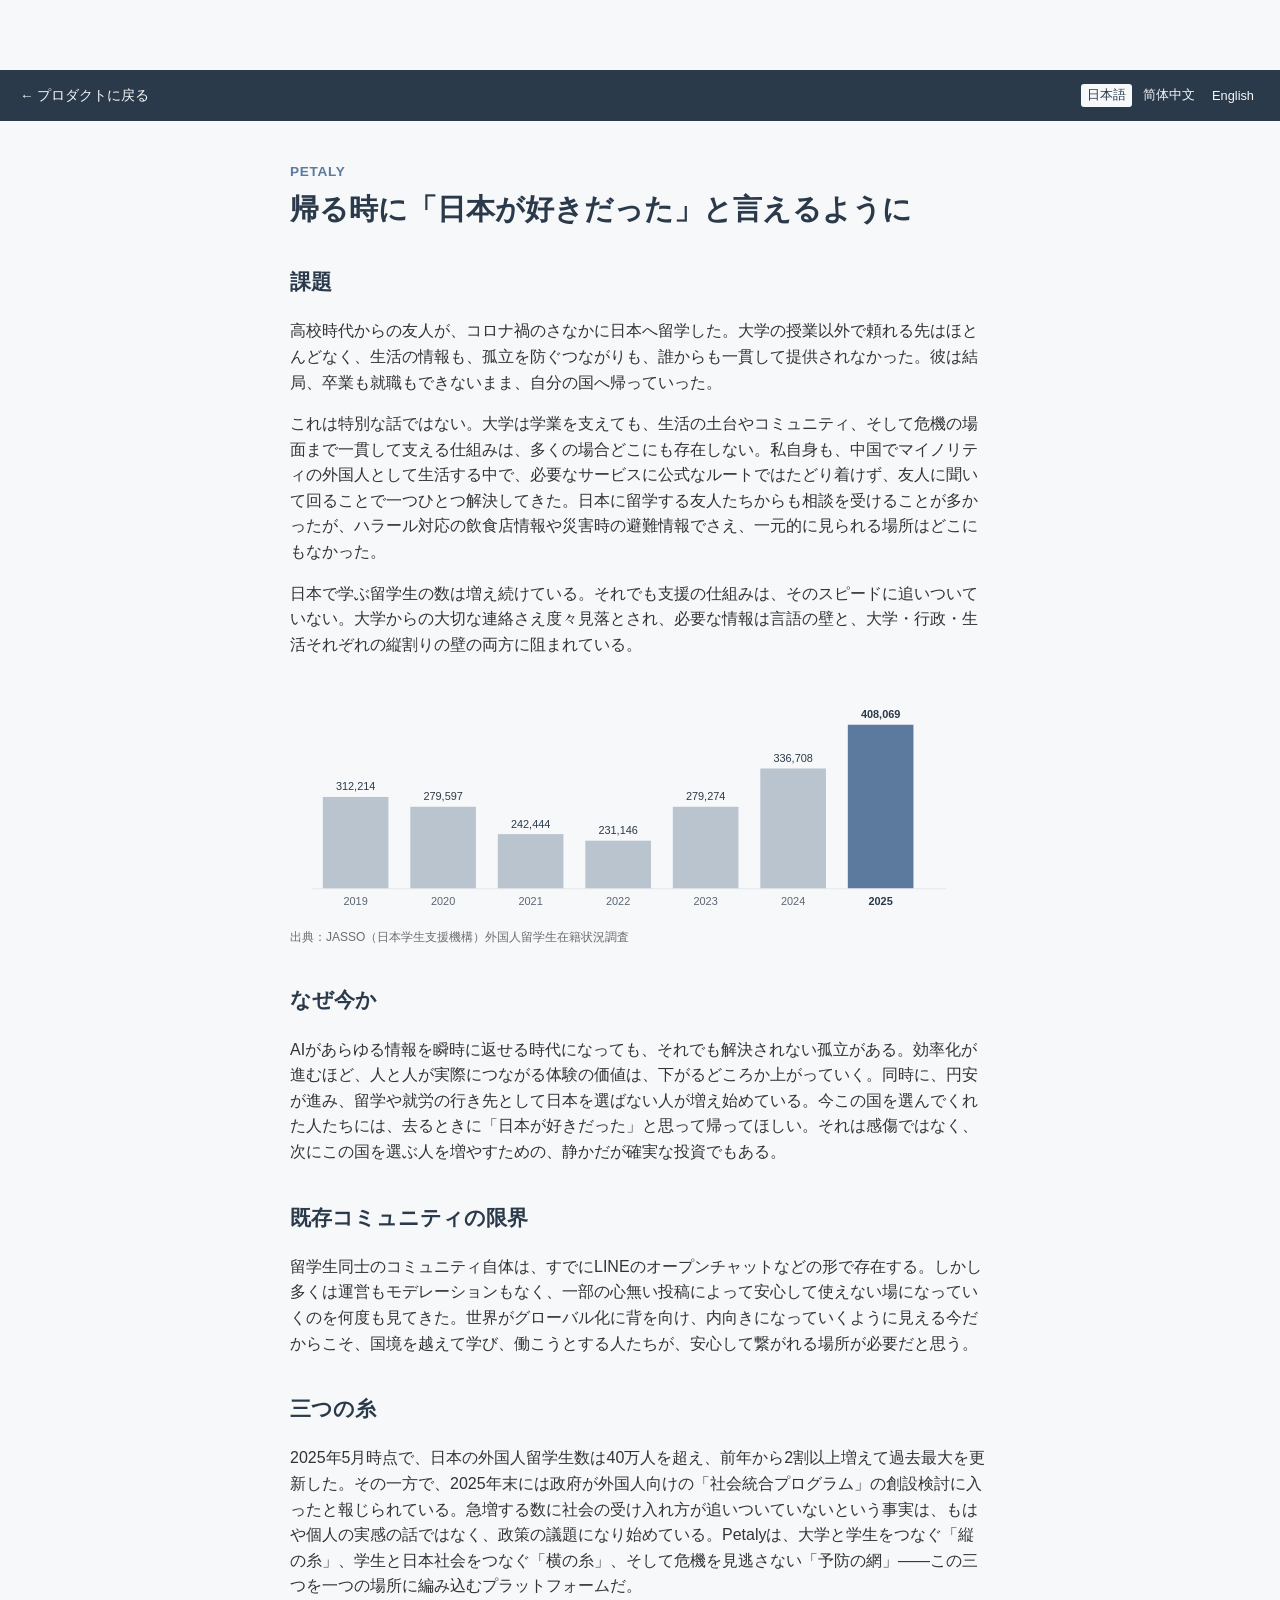
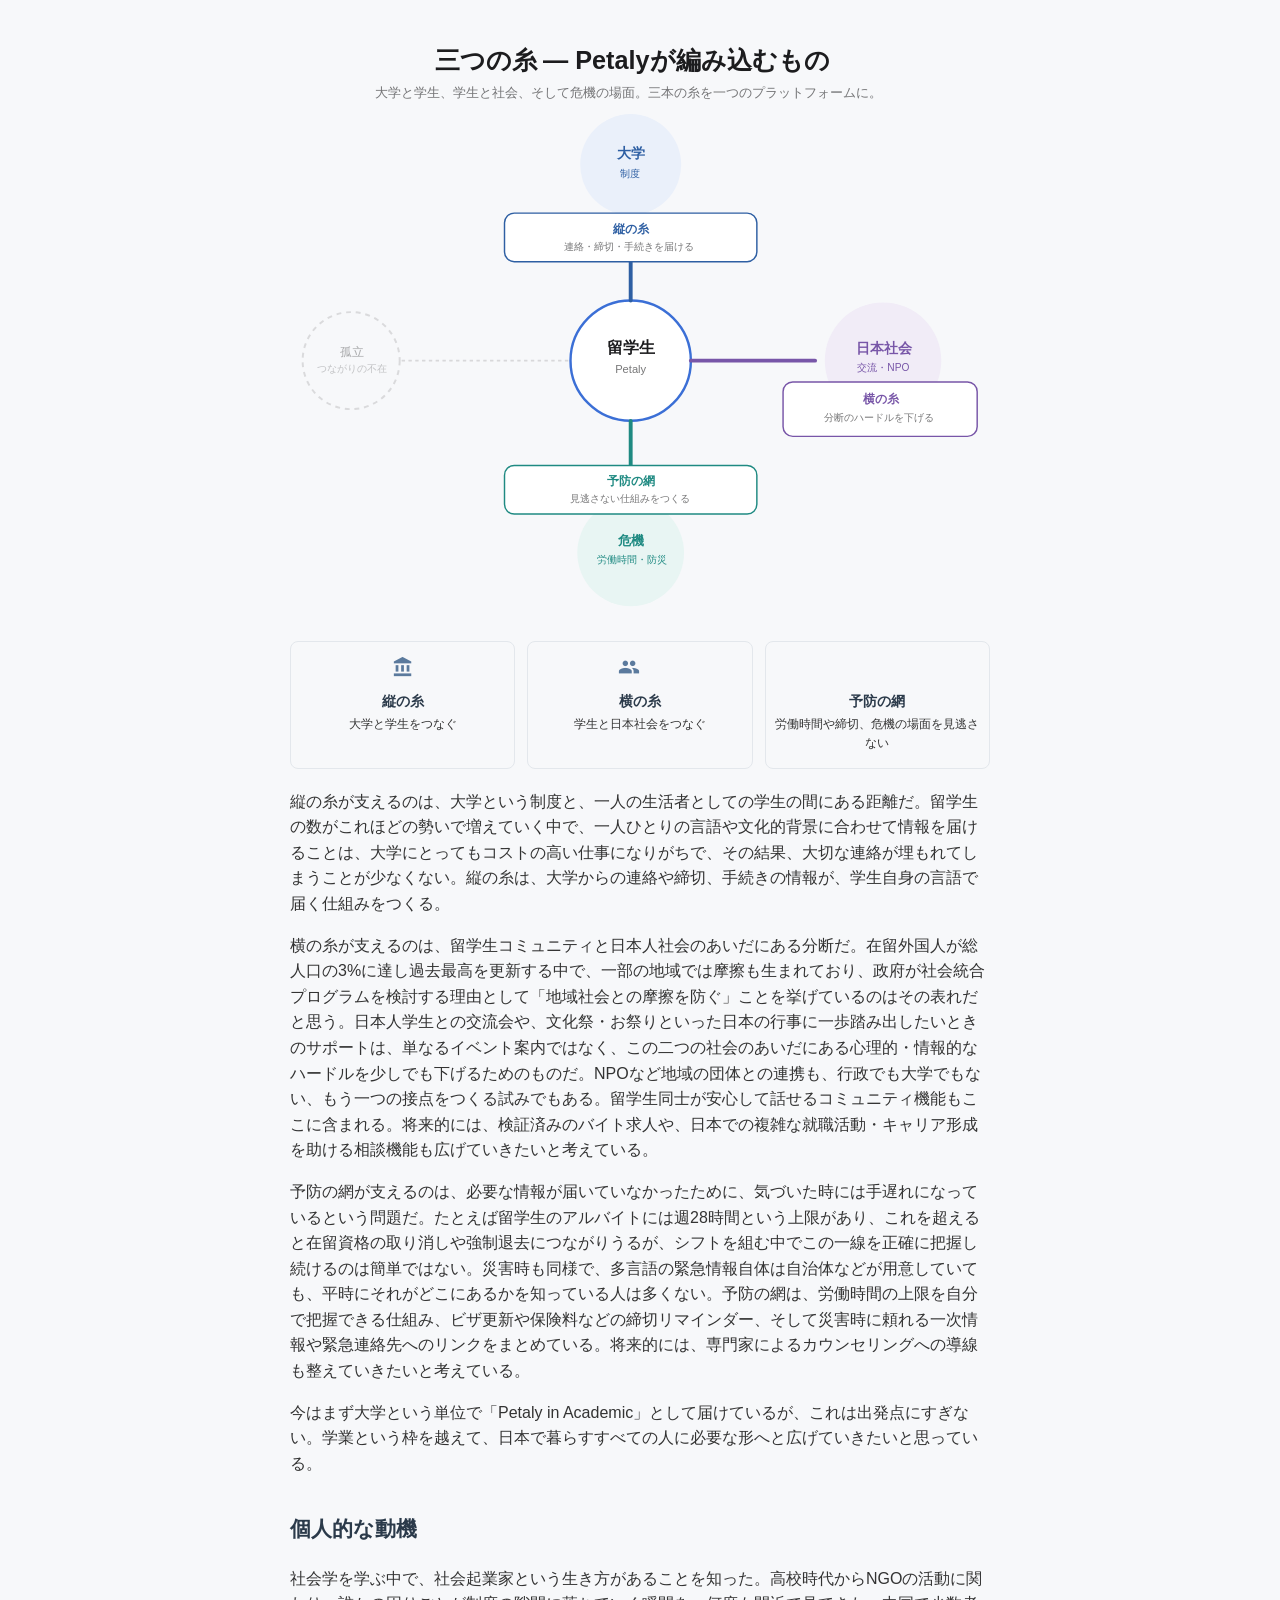
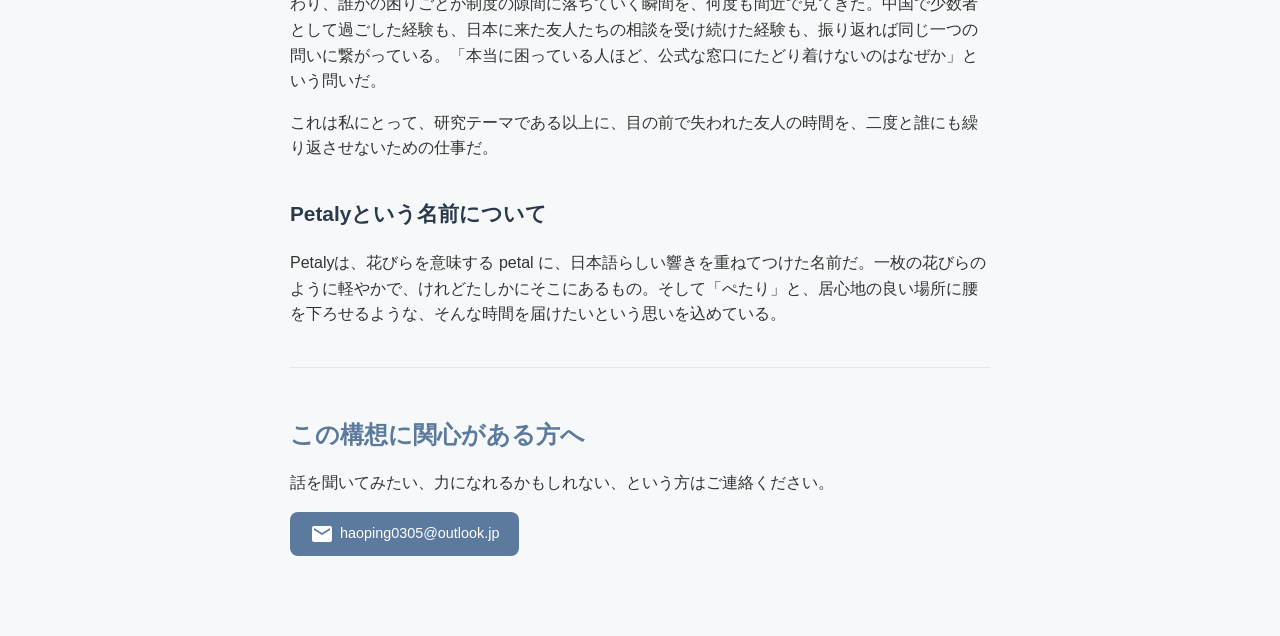
<file: petaly.html>
<!DOCTYPE html>
<html lang="ja">
<head>
    <meta charset="UTF-8">
    <meta name="viewport" content="width=device-width, initial-scale=1.0">
    <title>Petaly | Kohei Shimizu</title>
    <link href="https://fonts.googleapis.com/icon?family=Material+Icons" rel="stylesheet">
    <link rel="stylesheet" type="text/css" href="./styles.css">
</head>
<body>
    <div class="petaly-topbar">
        <a class="back-link" href="./index.html#area-2" data-i18n="petalyBackLink">← プロダクトに戻る</a>
        <div class="petaly-lang">
            <button class="lang-btn" data-lang="ja">日本語</button>
            <button class="lang-btn" data-lang="zh">简体中文</button>
            <button class="lang-btn" data-lang="en">English</button>
        </div>
    </div>

    <main class="petaly-article">
        <p class="kicker" data-i18n="petalyTitle">Petaly</p>
        <h1 data-i18n="petalyHeadline">帰る時に「日本が好きだった」と言えるように</h1>

        <h2 data-i18n="petalySectionProblem">課題</h2>
        <p data-i18n="petalyProblemP1"></p>
        <p data-i18n="petalyProblemP2"></p>
        <p data-i18n="petalyProblemP3"></p>

        <figure class="chart-figure">
            <svg viewBox="0 0 640 220" class="student-chart" role="img" aria-labelledby="chartTitle">
                <title id="chartTitle" data-i18n="petalyChartTitle">日本の外国人留学生数の推移（2019〜2025年）</title>
                <g font-size="10" fill="#5B6672">
                    <rect x="30" y="106" width="60" height="84" fill="#B9C4CE"/>
                    <text x="60" y="100" text-anchor="middle" fill="#2B3A4A" font-size="10">312,214</text>
                    <text x="60" y="205" text-anchor="middle">2019</text>

                    <rect x="110" y="115" width="60" height="75" fill="#B9C4CE"/>
                    <text x="140" y="109" text-anchor="middle" fill="#2B3A4A" font-size="10">279,597</text>
                    <text x="140" y="205" text-anchor="middle">2020</text>

                    <rect x="190" y="140" width="60" height="50" fill="#B9C4CE"/>
                    <text x="220" y="134" text-anchor="middle" fill="#2B3A4A" font-size="10">242,444</text>
                    <text x="220" y="205" text-anchor="middle">2021</text>

                    <rect x="270" y="146" width="60" height="44" fill="#B9C4CE"/>
                    <text x="300" y="140" text-anchor="middle" fill="#2B3A4A" font-size="10">231,146</text>
                    <text x="300" y="205" text-anchor="middle">2022</text>

                    <rect x="350" y="115" width="60" height="75" fill="#B9C4CE"/>
                    <text x="380" y="109" text-anchor="middle" fill="#2B3A4A" font-size="10">279,274</text>
                    <text x="380" y="205" text-anchor="middle">2023</text>

                    <rect x="430" y="80" width="60" height="110" fill="#B9C4CE"/>
                    <text x="460" y="74" text-anchor="middle" fill="#2B3A4A" font-size="10">336,708</text>
                    <text x="460" y="205" text-anchor="middle">2024</text>

                    <rect x="510" y="40" width="60" height="150" fill="#5B7A9D"/>
                    <text x="540" y="34" text-anchor="middle" fill="#2B3A4A" font-size="10" font-weight="bold">408,069</text>
                    <text x="540" y="205" text-anchor="middle" font-weight="bold" fill="#2B3A4A">2025</text>
                </g>
                <line x1="20" y1="190" x2="600" y2="190" stroke="#E3E7EC" stroke-width="1"/>
            </svg>
            <figcaption data-i18n="petalyChartSource">出典：JASSO（日本学生支援機構）外国人留学生在籍状況調査</figcaption>
        </figure>

        <h2 data-i18n="petalySectionWhyNow">なぜ今か</h2>
        <p data-i18n="petalyWhyNowP1"></p>

        <h2 data-i18n="petalySectionLimits">既存コミュニティの限界</h2>
        <p data-i18n="petalyLimitsP1"></p>

        <h2 data-i18n="petalySectionThreads">三つの糸</h2>
        <p data-i18n="petalyThreadsIntro"></p>

        <svg viewBox="0 0 3005 2584" class="threads-diagram" role="img" aria-labelledby="threadsTitle"><title id="threadsTitle">三つの糸 — Petalyが編み込むもの</title><g transform="matrix(4.166667,0,0,4.166667,1462.5,216.666667)"><text x="-201.525px" y="0px" style="font-family:'HiraginoSans-W7', 'Hiragino Sans', sans-serif;font-weight:700;font-size:26px;fill:#1c1c1e;">三つの糸</text><text x="-90.302px" y="0px" style="font-family:'Helvetica-Bold', 'Helvetica';font-weight:700;font-size:26px;fill:#1c1c1e;">— Petaly</text><text x="19.525px" y="0px" style="font-family:'HiraginoSans-W7', 'Hiragino Sans', sans-serif;font-weight:700;font-size:26px;fill:#1c1c1e;">が編み込むもの</text></g><text x="365.625px" y="333.333px" style="font-family:'HiraginoSans-W4', 'Hiragino Sans', sans-serif;font-size:56.25px;fill:#1c1c1e;fill-opacity:0.6;">大学と学生、学生と社会、そして危機の場面。三本の糸を一つのプラットフォームに。</text><g opacity="0.6"><circle cx="262.5" cy="1466.667" r="208.333" style="fill:none;stroke:#c7c7c9;stroke-width:8.33px;stroke-dasharray:20.833,20.833;"/><text x="212.5px" y="1445.833px" style="font-family:'HiraginoSans-W4', 'Hiragino Sans', sans-serif;font-size:50px;fill:#1c1c1e;fill-opacity:0.6;">孤立</text><text x="116.667px" y="1516.667px" style="font-family:'HiraginoSans-W4', 'Hiragino Sans', sans-serif;font-size:41.667px;fill:#1c1c1e;fill-opacity:0.4;">つながりの不在</text></g><path d="M479.167,1466.667l725,0" style="fill:none;fill-rule:nonzero;stroke:#d8d8da;stroke-width:7.3px;stroke-dasharray:14.599,14.599;"/><circle cx="1462.5" cy="1466.667" r="258.333" style="fill:#fff;stroke:#3b6fd6;stroke-width:10.42px;"/><text x="1362.5px" y="1433.333px" style="font-family:'HiraginoSans-W7', 'Hiragino Sans', sans-serif;font-weight:700;font-size:66.667px;fill:#1c1c1e;">留学生</text><text x="1395.913px" y="1520.833px" style="font-family:'Helvetica';font-size:47.917px;fill:#1c1c1e;fill-opacity:0.6;">Petaly</text><path d="M1462.5,1208.333l0,-450" style="fill:none;fill-rule:nonzero;stroke:#2e5fa3;stroke-width:16.67px;stroke-linecap:round;"/><circle cx="1462.5" cy="625" r="216.667" style="fill:#eaf0fa;"/><text x="1404.167px" y="595.833px" style="font-family:'HiraginoSans-W7', 'Hiragino Sans', sans-serif;font-weight:700;font-size:58.333px;fill:#2e5fa3;">大学</text><text x="1418.75px" y="679.167px" style="font-family:'HiraginoSans-W4', 'Hiragino Sans', sans-serif;font-size:43.75px;fill:#2e5fa3;">制度</text><path d="M2004.167,875l0,125c0,22.996 -18.67,41.667 -41.667,41.667l-1000,0c-22.996,0 -41.667,-18.67 -41.667,-41.667l0,-125c0,-22.996 18.67,-41.667 41.667,-41.667l1000,0c22.996,0 41.667,18.67 41.667,41.667Z" style="fill:#fff;stroke:#2e5fa3;stroke-width:6.25px;"/><text x="1387.5px" y="916.667px" style="font-family:'HiraginoSans-W7', 'Hiragino Sans', sans-serif;font-weight:700;font-size:50px;fill:#2e5fa3;">縦の糸</text><text x="1178.125px" y="991.667px" style="font-family:'HiraginoSans-W4', 'Hiragino Sans', sans-serif;font-size:43.75px;fill:#1c1c1e;fill-opacity:0.6;">連絡・締切・手続きを届ける</text><path d="M1720.833,1466.667l533.333,0" style="fill:none;fill-rule:nonzero;stroke:#7856a8;stroke-width:16.67px;stroke-linecap:round;"/><circle cx="2545.833" cy="1466.667" r="250" style="fill:#f1ecf7;"/><text x="2429.167px" y="1433.333px" style="font-family:'HiraginoSans-W7', 'Hiragino Sans', sans-serif;font-weight:700;font-size:58.333px;fill:#7856a8;">日本社会</text><g transform="matrix(4.166667,0,0,4.166667,2545.833333,1512.5)"><text x="-27.127px" y="0px" style="font-family:'HiraginoSans-W4', 'Hiragino Sans', sans-serif;font-size:10.5px;fill:#7856a8;">交流・</text><text x="4.373px" y="0px" style="font-family:'Helvetica';font-size:10.5px;fill:#7856a8;">NPO</text></g><path d="M2950,1600l0,150c0,22.996 -18.67,41.667 -41.667,41.667l-750,0c-22.996,0 -41.667,-18.67 -41.667,-41.667l0,-150c0,-22.996 18.67,-41.667 41.667,-41.667l750,0c22.996,0 41.667,18.67 41.667,41.667Z" style="fill:#fff;stroke:#7856a8;stroke-width:6.25px;"/><text x="2458.333px" y="1650px" style="font-family:'HiraginoSans-W7', 'Hiragino Sans', sans-serif;font-weight:700;font-size:50px;fill:#7856a8;">横の糸</text><text x="2292.708px" y="1725px" style="font-family:'HiraginoSans-W4', 'Hiragino Sans', sans-serif;font-size:43.75px;fill:#1c1c1e;fill-opacity:0.6;">分断のハードルを下げる</text><path d="M1462.5,1725l0,316.667" style="fill:none;fill-rule:nonzero;stroke:#1f8a82;stroke-width:16.67px;stroke-linecap:round;"/><circle cx="1462.5" cy="2291.667" r="229.167" style="fill:#e8f5f3;"/><text x="1406.25px" y="2258.333px" style="font-family:'HiraginoSans-W7', 'Hiragino Sans', sans-serif;font-weight:700;font-size:56.25px;fill:#1f8a82;">危機</text><text x="1316.667px" y="2337.5px" style="font-family:'HiraginoSans-W4', 'Hiragino Sans', sans-serif;font-size:41.667px;fill:#1f8a82;">労働時間・防災</text><path d="M2004.167,1958.333l0,125c0,22.996 -18.67,41.667 -41.667,41.667l-1000,0c-22.996,0 -41.667,-18.67 -41.667,-41.667l0,-125c0,-22.996 18.67,-41.667 41.667,-41.667l1000,0c22.996,0 41.667,18.67 41.667,41.667Z" style="fill:#fff;stroke:#1f8a82;stroke-width:6.25px;"/><text x="1362.5px" y="2000px" style="font-family:'HiraginoSans-W7', 'Hiragino Sans', sans-serif;font-weight:700;font-size:50px;fill:#1f8a82;">予防の網</text><text x="1200px" y="2075px" style="font-family:'HiraginoSans-W4', 'Hiragino Sans', sans-serif;font-size:43.75px;fill:#1c1c1e;fill-opacity:0.6;">見逃さない仕組みをつくる</text></svg>

        <div class="thread-grid">
            <div class="thread-item">
                <i class="material-icons" aria-hidden="true">account_balance</i>
                <span class="thread-title" data-i18n="petalyThread1Title">縦の糸</span>
                <span class="thread-desc" data-i18n="petalyThread1Desc"></span>
            </div>
            <div class="thread-item">
                <i class="material-icons" aria-hidden="true">groups</i>
                <span class="thread-title" data-i18n="petalyThread2Title">横の糸</span>
                <span class="thread-desc" data-i18n="petalyThread2Desc"></span>
            </div>
            <div class="thread-item">
                <i class="material-icons" aria-hidden="true">shield</i>
                <span class="thread-title" data-i18n="petalyThread3Title">予防の網</span>
                <span class="thread-desc" data-i18n="petalyThread3Desc"></span>
            </div>
        </div>

        <p data-i18n="petalyThreadVerticalP"></p>
        <p data-i18n="petalyThreadHorizontalP"></p>
        <p data-i18n="petalyThreadPreventiveP"></p>
        <p data-i18n="petalyThreadsClosing"></p>

        <h2 data-i18n="petalySectionPersonal">個人的な動機</h2>
        <p data-i18n="petalyPersonalP1"></p>
        <p data-i18n="petalyPersonalP2"></p>

        <h2 data-i18n="petalySectionName">Petalyという名前について</h2>
        <p data-i18n="petalyNameP1"></p>

        <div class="contact-cta">
            <h3 data-i18n="petalyContactTitle">この構想に関心がある方へ</h3>
            <p data-i18n="petalyContactBody"></p>
            <a class="btn-accent" href="mailto:haoping0305@outlook.jp">
                <i class="material-icons" aria-hidden="true">mail</i> haoping0305@outlook.jp
            </a>
        </div>
    </main>

    <script src="./translations.js"></script>
    <script src="./scripts.js"></script>
</body>
</html>
</file>
<file: styles.css>
:root {
    --bg-color: #F7F8FA;
    --main-color: #2B3A4A;
    --accent-color: #5B7A9D;
    --text-color: #333333;
    --surface-color: #FFFFFF;
    --border-color: #E3E7EC;
}

body {
    font-family: Arial, sans-serif;
    line-height: 1.6;
    color: var(--text-color);
    background-color: var(--bg-color);
    margin: 0;
    padding-top: 70px;
}

.header {
    position: fixed;
    top: 0;
    left: 0;
    width: 100%;
    height: 70px;
    background-color: var(--main-color);
    color: var(--bg-color);
    z-index: 1000;
    box-sizing: border-box;
}

.header-content {
    display: flex;
    justify-content: space-between;
    align-items: center;
    height: 100%;
    padding: 0 20px;
    max-width: 1200px;
    margin: 0 auto;
    gap: 20px;
}

.site-title {
    font-size: 1.5em;
    font-weight: bold;
    margin: 0;
    white-space: nowrap;
    overflow: hidden;
    text-overflow: ellipsis;
    max-width: 30%;
}

.desktop-nav {
    flex-grow: 1;
    display: flex;
    justify-content: center;
}

.desktop-nav ul {
    list-style: none;
    display: flex;
    gap: 20px;
    padding: 0;
    margin: 0;
}

.desktop-nav a {
    color: var(--bg-color);
    text-decoration: none;
    transition: color 0.3s;
    white-space: nowrap;
}

.desktop-nav a:hover {
    color: var(--accent-color);
}

.language-selector {
    display: flex;
    gap: 5px;
}

.lang-btn {
    background: none;
    border: none;
    cursor: pointer;
    font-size: 0.8em;
    padding: 3px 6px;
    color: var(--bg-color);
    transition: background-color 0.3s, color 0.3s;
    border-radius: 3px;
}

.lang-btn:hover,
.lang-btn.active {
    background-color: var(--bg-color);
    color: var(--main-color);
}

.grid-container {
    display: grid;
    grid-template-columns: repeat(auto-fit, minmax(300px, 1fr));
    gap: 30px;
    max-width: 1200px;
    margin: 0 auto;
    padding: 30px;
}

section {
    grid-column: span 12;
    margin-bottom: 40px;
}

h2 {
    color: var(--main-color);
    font-size: 2em;
    margin-bottom: 20px;
}

h3 {
    color: var(--accent-color);
    font-size: 1.5em;
    margin-bottom: 15px;
}

p {
    overflow-wrap: normal;
}

.content-wrapper {
    display: grid;
    grid-template-columns: 2fr 1fr;
    gap: 20px;
}

.photo img {
    max-width: 100%;
    height: auto;
    border-radius: 50%;
}

/* 経歴・職歴タイムライン */
.timeline {
    list-style: none;
    padding: 0;
    margin: 0 0 25px;
}

.timeline li {
    position: relative;
    padding-left: 20px;
    margin-bottom: 10px;
    font-size: 0.95em;
}

.timeline li::before {
    content: '';
    position: absolute;
    left: 0;
    top: 8px;
    width: 8px;
    height: 8px;
    border-radius: 50%;
    background-color: var(--accent-color);
}

/* スキルタグ */
.skill-tags {
    display: flex;
    flex-wrap: wrap;
    gap: 8px;
}

.skill-tag {
    display: inline-block;
    font-size: 0.85em;
    padding: 5px 12px;
    border-radius: 16px;
    background-color: var(--border-color);
    color: var(--main-color);
}

/* Petaly featured project */
.featured-project {
    border: 2px solid var(--accent-color);
    border-radius: 12px;
    padding: 24px 28px;
    background-color: var(--surface-color);
    margin-bottom: 30px;
}

.badge {
    display: inline-block;
    font-size: 0.75em;
    padding: 4px 12px;
    border-radius: 12px;
    background-color: var(--accent-color);
    color: #fff;
    margin-bottom: 12px;
}

.featured-project h3 {
    margin: 0 0 4px;
}

.featured-project .tagline {
    color: var(--text-color);
    font-weight: bold;
    margin-bottom: 14px;
}

.featured-project .problem {
    margin-bottom: 18px;
}

.thread-grid {
    display: grid;
    grid-template-columns: repeat(3, 1fr);
    gap: 12px;
    margin-bottom: 20px;
}

.thread-item {
    text-align: center;
    background-color: var(--bg-color);
    border: 1px solid var(--border-color);
    border-radius: 8px;
    padding: 14px 8px;
}

.thread-item .material-icons {
    color: var(--accent-color);
    font-size: 22px;
}

.thread-item .thread-title {
    display: block;
    font-weight: bold;
    font-size: 0.85em;
    color: var(--main-color);
    margin-top: 6px;
}

.thread-item .thread-desc {
    display: block;
    font-size: 0.75em;
    color: var(--text-color);
    margin-top: 2px;
}

.btn-accent {
    display: inline-flex;
    align-items: center;
    gap: 6px;
    background-color: var(--accent-color);
    color: #fff;
    text-decoration: none;
    padding: 10px 20px;
    border-radius: 8px;
    font-size: 0.9em;
    transition: background-color 0.3s;
}

.btn-accent:hover {
    background-color: var(--main-color);
}

.products-subheading {
    margin-top: 10px;
}

.gallery {
    display: grid;
    grid-template-columns: repeat(3, 1fr);
    gap: 20px;
    list-style: none;
    padding: 0;
}

.gallery li {
    list-style: none;
}

.gallery img {
    width: 100%;
    height: auto;
    display: block;
    border-radius: 8px;
    transition: transform 0.3s;
}

.gallery img:hover {
    transform: scale(1.03);
}

.caption {
    display: block;
    padding: 10px 0;
}

footer {
    background-color: var(--main-color);
    color: var(--bg-color);
    padding: 14px 0;
    text-align: center;
    font-size: 0.8em;
}

footer a {
    color: var(--bg-color);
}

.footer-content {
    max-width: 1200px;
    margin: 0 auto;
}

.card {
    background-color: var(--surface-color);
    border-radius: 8px;
    box-shadow: 0 4px 6px rgba(0, 0, 0, 0.06);
    padding: 20px;
    margin-bottom: 30px;
}

.mobile-nav {
    display: none;
}

.modal {
    display: none;
    position: fixed;
    z-index: 1000;
    left: 0;
    top: 0;
    width: 100%;
    height: 100%;
    background-color: rgba(0,0,0,0.5);
}

.modal-content {
    background-color: var(--bg-color);
    margin: 15% auto;
    padding: 20px;
    border: 1px solid var(--main-color);
    width: 80%;
    max-width: 300px;
    border-radius: 5px;
    text-align: center;
}

.modal-content h2 {
    color: var(--main-color);
}

[data-i18n] {
    white-space: pre-line;
}

.hide-area {
    display: none;
}

/* ライトボックス（native dialog） */
.lightbox {
    border: none;
    border-radius: 10px;
    padding: 16px;
    max-width: 90vw;
    max-height: 85vh;
    overflow: auto;
}

.lightbox::backdrop {
    background-color: rgba(0, 0, 0, 0.6);
}

.lightbox-close {
    position: sticky;
    top: 0;
    float: right;
    background: none;
    border: none;
    font-size: 1.5em;
    cursor: pointer;
    color: var(--main-color);
    line-height: 1;
}

#lightbox-body img {
    max-width: 100%;
    height: auto;
    display: block;
}

/* Petaly専用ページ */
.petaly-topbar {
    display: flex;
    align-items: center;
    justify-content: space-between;
    flex-wrap: wrap;
    gap: 10px;
    background-color: var(--main-color);
    padding: 14px 20px;
}

.petaly-topbar .back-link {
    color: var(--bg-color);
}

.petaly-lang {
    display: flex;
    gap: 5px;
}

.petaly-article {
    max-width: 700px;
    margin: 0 auto;
    padding: 40px 24px 80px;
}

.back-link {
    display: inline-block;
    color: var(--accent-color);
    text-decoration: none;
    font-size: 0.85em;
}

.kicker {
    color: var(--accent-color);
    font-weight: bold;
    letter-spacing: 0.05em;
    margin: 0 0 6px;
    font-size: 0.85em;
    text-transform: uppercase;
}

.petaly-article h1 {
    color: var(--main-color);
    font-size: 1.8em;
    line-height: 1.4;
    margin: 0 0 30px;
}

.petaly-article .tagline {
    color: var(--text-color);
    margin-bottom: 24px;
}

.pull-quote {
    font-size: 1.1em;
    color: var(--main-color);
    border-left: 3px solid var(--accent-color);
    padding-left: 16px;
    margin: 0 0 30px;
}

.petaly-article h2 {
    font-size: 1.3em;
    margin-top: 36px;
}

.petaly-article .thread-grid {
    margin-top: 20px;
}

.chart-figure {
    margin: 24px 0 30px;
}

.student-chart,
.threads-diagram {
    width: 100%;
    height: auto;
    display: block;
}

.threads-diagram {
    margin: 20px 0 10px;
}

.chart-figure figcaption {
    font-size: 0.75em;
    color: var(--text-color);
    opacity: 0.7;
    margin-top: 6px;
}

.contact-cta {
    margin-top: 40px;
    padding-top: 24px;
    border-top: 1px solid var(--border-color);
}

.contact-cta h3 {
    margin-bottom: 8px;
}

@media (max-width: 768px) {
    .desktop-nav, .language-selector {
        display: none;
    }

    .mobile-nav {
        display: flex;
        position: fixed;
        bottom: 0;
        left: 0;
        width: 100%;
        background-color: var(--main-color);
        justify-content: space-around;
        padding: 10px 0 calc(10px + env(safe-area-inset-bottom));
        box-shadow: 0 -2px 10px rgba(0, 0, 0, 0.1);
        box-sizing: border-box;
    }

    .mobile-nav .nav-item {
        display: flex;
        flex-direction: column;
        align-items: center;
        text-decoration: none;
        color: var(--bg-color);
        font-size: 0.8em;
    }

    .mobile-nav .material-icons {
        font-size: 24px;
        margin-bottom: 5px;
    }

    body {
        padding-bottom: calc(72px + env(safe-area-inset-bottom));
    }

    #languageModal .modal-content {
        background-color: var(--main-color);
        color: var(--bg-color);
    }

    #languageModal .lang-btn {
        color: var(--bg-color);
        font-size: 1em;
        padding: 10px 15px;
        margin: 5px;
        border: 1px solid var(--bg-color);
    }

    #languageModal .lang-btn.active {
        background-color: var(--bg-color);
        color: var(--main-color);
    }

    .content-wrapper {
        grid-template-columns: 1fr;
    }

    .photo {
        text-align: center;
    }

    .photo img {
        max-width: 50%;
    }

    .grid-container {
        grid-template-columns: 1fr;
    }

    .site-title {
        margin: auto;
    }

    .thread-grid {
        grid-template-columns: 1fr;
    }

    .gallery {
        grid-template-columns: 1fr 1fr;
    }
}
</file>
